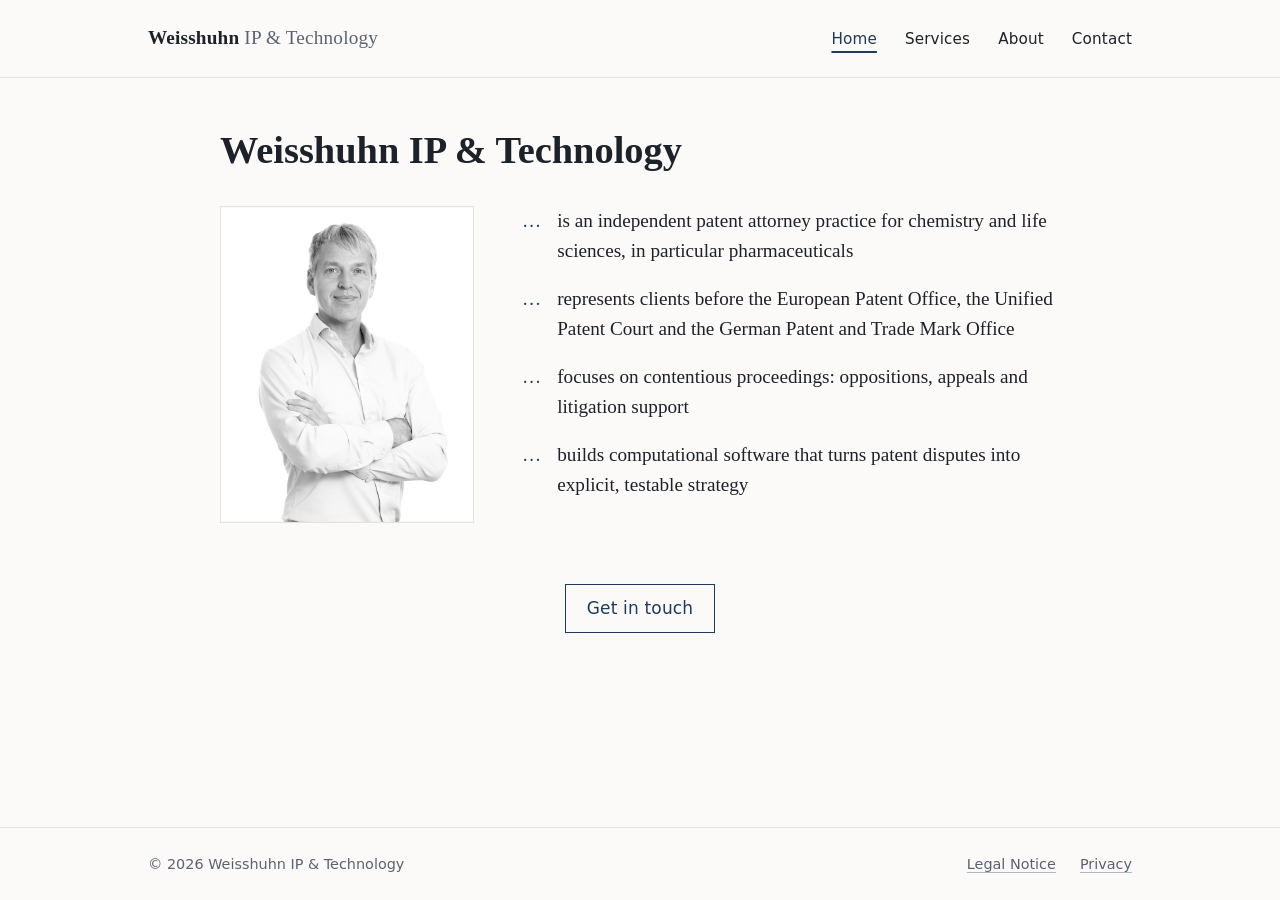
<file: index.html>
<!DOCTYPE html>
<html lang="en">
<head>
  <meta charset="utf-8">
  <meta name="viewport" content="width=device-width, initial-scale=1">
  <meta name="color-scheme" content="light">
  <meta name="description" content="Independent patent attorney practice for chemistry, life sciences and pharmaceuticals. Oppositions, appeals and litigation support before the EPO, the UPC and the DPMA.">
  <title>Weisshuhn IP &amp; Technology</title>
  <link rel="icon" type="image/svg+xml" href="favicon.svg">
  <link rel="stylesheet" href="style.css">
</head>
<body>
  <a class="skip" href="#main">Skip to content</a>
  <header class="site">
    <div class="wrap">
      <a class="brand" href="index.html">Weisshuhn <span>IP &amp; Technology</span></a>
      <nav class="main" aria-label="Main">
        <ul>
          <li><a href="index.html" aria-current="page">Home</a></li>
          <li><a href="services.html">Services</a></li>
          <li><a href="about.html">About</a></li>
          <li><a href="contact.html">Contact</a></li>
        </ul>
      </nav>
    </div>
  </header>

  <main id="main" class="home">
    <h1>Weisshuhn IP &amp; Technology</h1>
    <div class="hero">
      <img class="hero-photo" src="philip-weisshuhn.jpg" alt="Dr. Philip Weisshuhn" width="800" height="1000">
      <div class="hero-text">
        <ul class="way">
          <li>is an independent patent attorney practice for chemistry and life sciences, in particular pharmaceuticals</li>
          <li>represents clients before the European Patent Office, the Unified Patent Court and the German Patent and Trade Mark Office</li>
          <li>focuses on contentious proceedings: oppositions, appeals and litigation support</li>
          <li>builds computational software that turns patent disputes into explicit, testable strategy</li>
        </ul>
      </div>
    </div>
    <p class="cta"><a href="contact.html">Get in touch</a></p>
  </main>

  <footer class="site">
    <div class="wrap">
      <p>&copy; 2026 Weisshuhn IP &amp; Technology</p>
      <nav aria-label="Legal">
        <a href="impressum.html">Legal Notice</a>
        <a href="privacy.html">Privacy</a>
      </nav>
    </div>
  </footer>
</body>
</html>
</file>
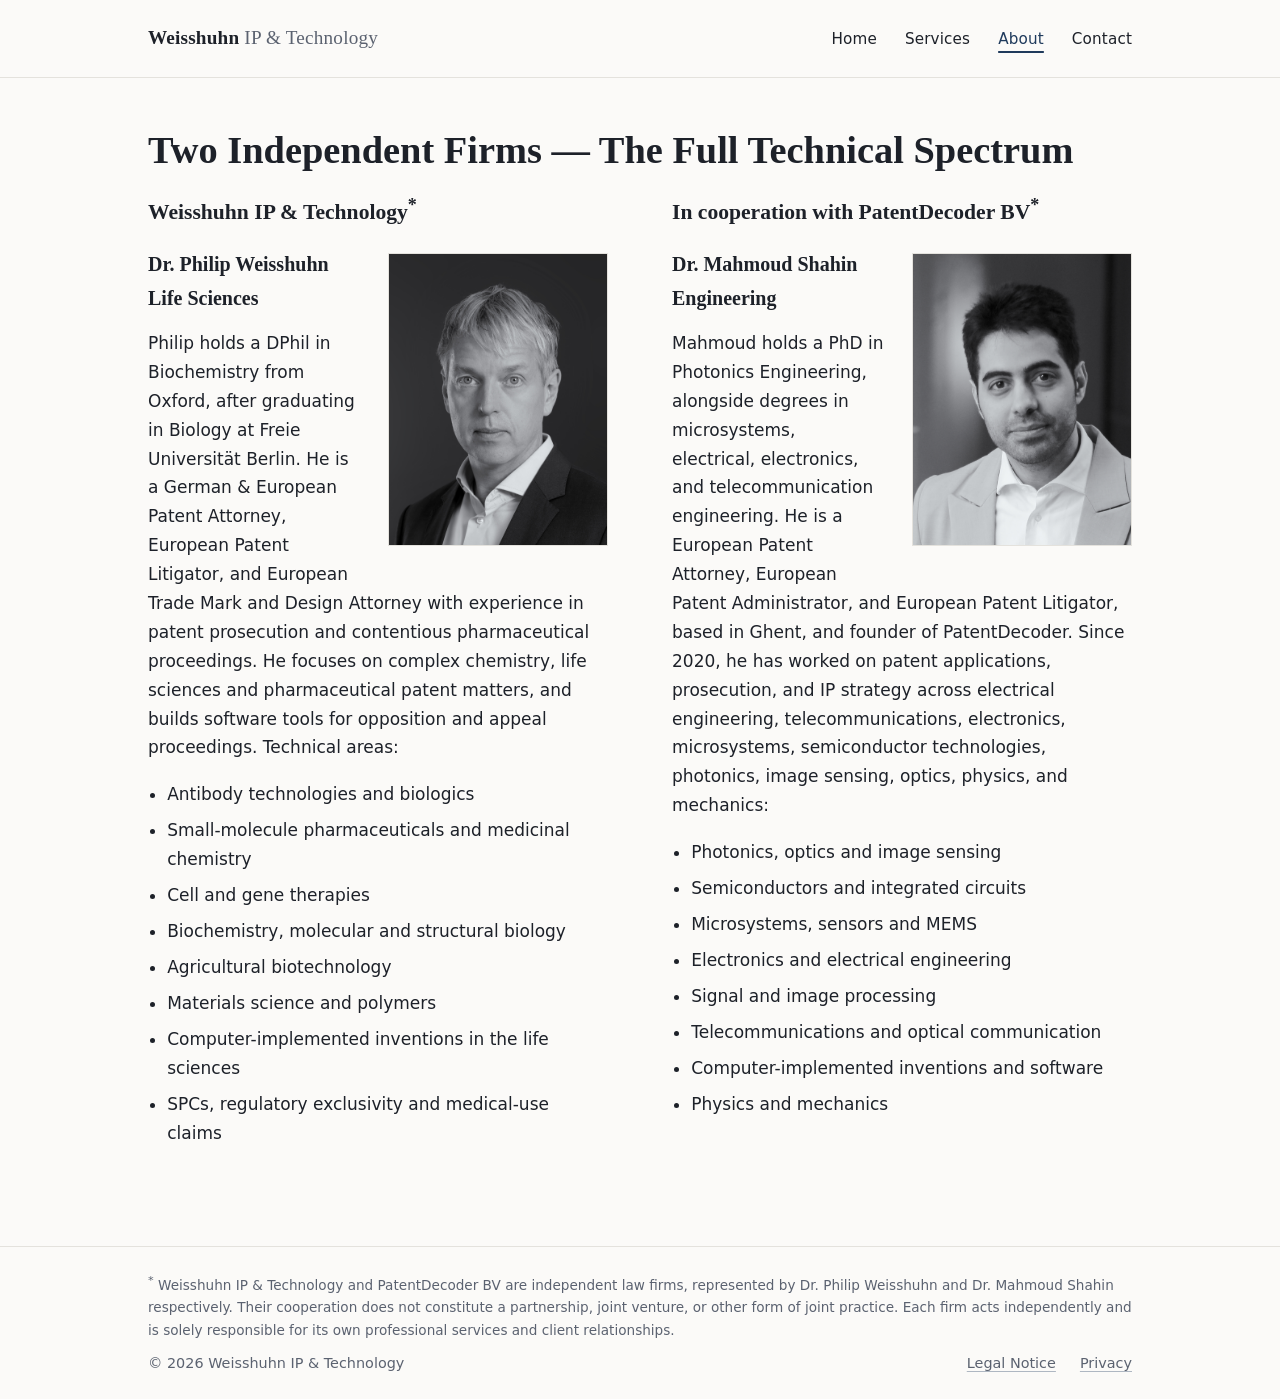
<file: about.html>
<!DOCTYPE html>
<html lang="en">
<head>
  <meta charset="utf-8">
  <meta name="viewport" content="width=device-width, initial-scale=1">
  <meta name="color-scheme" content="light">
  <meta name="description" content="Dr. Philip Weisshuhn, German and European Patent Attorney and UPC Representative, based in Vogt, Germany.">
  <title>About – Weisshuhn IP &amp; Technology</title>
  <link rel="icon" type="image/svg+xml" href="favicon.svg">
  <link rel="stylesheet" href="style.css">
</head>
<body>
  <a class="skip" href="#main">Skip to content</a>
  <header class="site">
    <div class="wrap">
      <a class="brand" href="index.html">Weisshuhn <span>IP &amp; Technology</span></a>
      <nav class="main" aria-label="Main">
        <ul>
          <li><a href="index.html">Home</a></li>
          <li><a href="services.html">Services</a></li>
          <li><a href="about.html" aria-current="page">About</a></li>
          <li><a href="contact.html">Contact</a></li>
        </ul>
      </nav>
    </div>
  </header>

  <main id="main" class="about">
    <h1>Two Independent Firms &mdash; The Full Technical Spectrum</h1>
    <div class="about-grid">

      <section class="about-self">
        <h2 class="section-firm">Weisshuhn IP &amp; Technology<sup>*</sup></h2>
        <img class="portrait" src="Seleniumstich.jpg" alt="Dr. Philip Weisshuhn" width="640" height="853">
        <p class="name">Dr. Philip Weisshuhn Life Sciences</p>
        <p>Philip holds a DPhil in Biochemistry from Oxford, after graduating in Biology at Freie Universität Berlin. He is a German &amp; European Patent Attorney, European Patent Litigator, and European Trade Mark and Design Attorney with experience in patent prosecution and contentious pharmaceutical proceedings. He focuses on complex chemistry, life sciences and pharmaceutical patent matters, and builds software tools for opposition and appeal proceedings. Technical areas:</p>

        <ul>
          <li>Antibody technologies and biologics</li>
          <li>Small-molecule pharmaceuticals and medicinal chemistry</li>
          <li>Cell and gene therapies</li>
          <li>Biochemistry, molecular and structural biology</li>
          <li>Agricultural biotechnology</li>
          <li>Materials science and polymers</li>
          <li>Computer-implemented inventions in the life sciences</li>
          <li>SPCs, regulatory exclusivity and medical-use claims</li>
        </ul>

      </section>

      <section class="about-coop">
        <h2 class="section-firm">In cooperation with PatentDecoder BV<sup>*</sup></h2>
        <img class="portrait" src="Mahprof.jpg" alt="Dr. Mahmoud Shahin" width="640" height="853">
        <p class="name">Dr. Mahmoud Shahin Engineering</p>
        <p>Mahmoud holds a PhD in Photonics Engineering, alongside degrees in microsystems, electrical, electronics, and telecommunication engineering. He is a European Patent Attorney, European Patent Administrator, and European Patent Litigator, based in Ghent, and founder of PatentDecoder. Since 2020, he has worked on patent applications, prosecution, and IP strategy across electrical engineering, telecommunications, electronics, microsystems, semiconductor technologies, photonics, image sensing, optics, physics, and mechanics:</p>

        <ul>
          <li>Photonics, optics and image sensing</li>
          <li>Semiconductors and integrated circuits</li>
          <li>Microsystems, sensors and MEMS</li>
          <li>Electronics and electrical engineering</li>
          <li>Signal and image processing</li>
          <li>Telecommunications and optical communication</li>
          <li>Computer-implemented inventions and software</li>
          <li>Physics and mechanics</li>
        </ul>

      </section>

    </div>
  </main>

  <footer class="site">
    <div class="wrap">
      <p class="coop-note"><sup>*</sup> Weisshuhn IP &amp; Technology and PatentDecoder BV are independent law firms, represented by Dr. Philip Weisshuhn and Dr. Mahmoud Shahin respectively. Their cooperation does not constitute a partnership, joint venture, or other form of joint practice. Each firm acts independently and is solely responsible for its own professional services and client relationships.</p>
      <p>&copy; 2026 Weisshuhn IP &amp; Technology</p>
      <nav aria-label="Legal">
        <a href="impressum.html">Legal Notice</a>
        <a href="privacy.html">Privacy</a>
      </nav>
    </div>
  </footer>
</body>
</html>
</file>
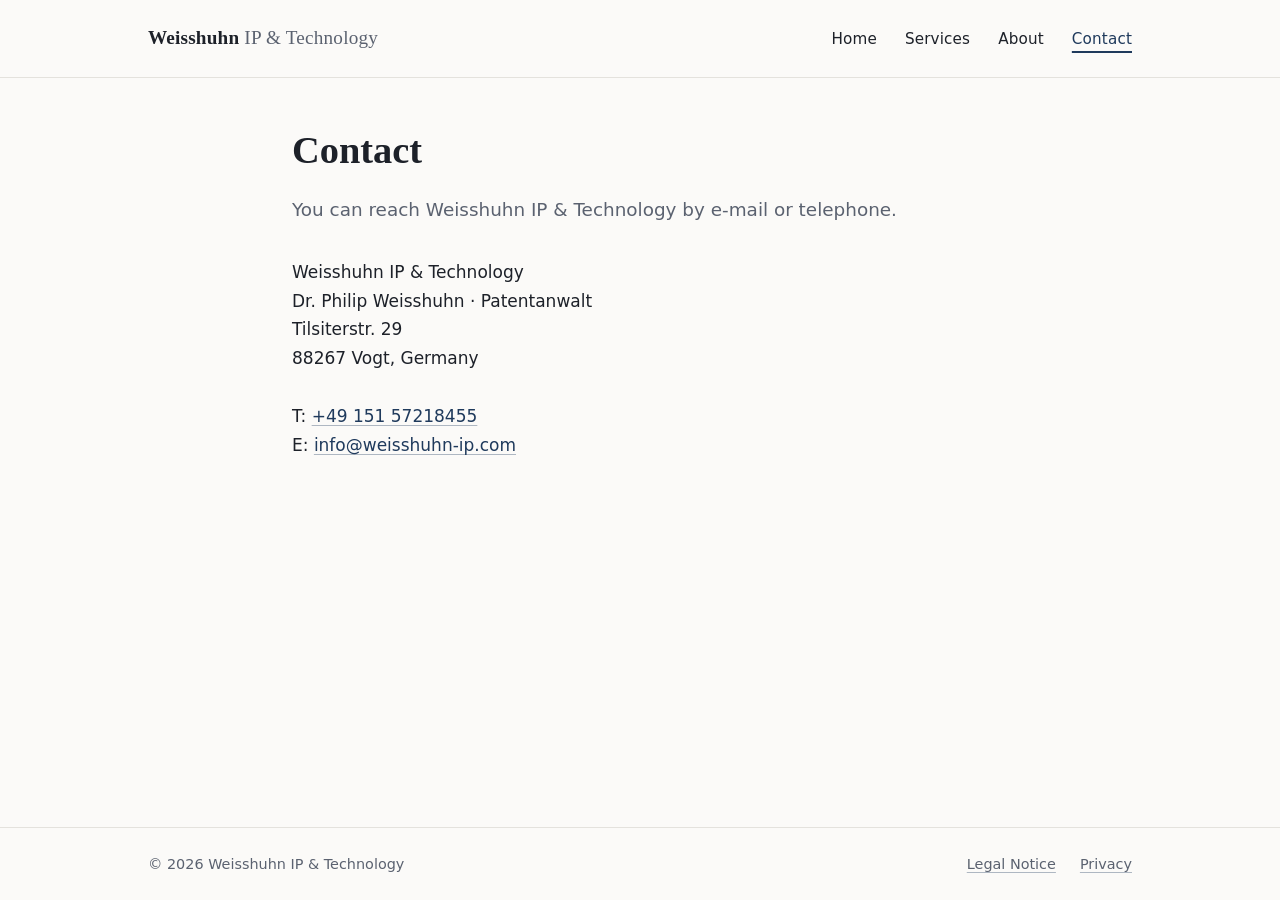
<file: contact.html>
<!DOCTYPE html>
<html lang="en">
<head>
  <meta charset="utf-8">
  <meta name="viewport" content="width=device-width, initial-scale=1">
  <meta name="color-scheme" content="light">
  <meta name="description" content="Contact Weisshuhn IP &amp; Technology, patent attorney practice in Vogt, Germany.">
  <title>Contact – Weisshuhn IP &amp; Technology</title>
  <link rel="icon" type="image/svg+xml" href="favicon.svg">
  <link rel="stylesheet" href="style.css">
</head>
<body>
  <a class="skip" href="#main">Skip to content</a>
  <header class="site">
    <div class="wrap">
      <a class="brand" href="index.html">Weisshuhn <span>IP &amp; Technology</span></a>
      <nav class="main" aria-label="Main">
        <ul>
          <li><a href="index.html">Home</a></li>
          <li><a href="services.html">Services</a></li>
          <li><a href="about.html">About</a></li>
          <li><a href="contact.html" aria-current="page">Contact</a></li>
        </ul>
      </nav>
    </div>
  </header>

  <main id="main">
    <h1>Contact</h1>
    <p class="lead">You can reach Weisshuhn IP &amp; Technology by e-mail or telephone.</p>

    <address>
      Weisshuhn IP &amp; Technology<br>
      Dr. Philip Weisshuhn &middot; Patentanwalt<br>
      Tilsiterstr. 29<br>
      88267 Vogt, Germany<br>
      <br>
      T: <a href="tel:+4915157218455">+49&nbsp;151&nbsp;57218455</a><br>
      E: <a href="mailto:info@weisshuhn-ip.com">info@weisshuhn-ip.com</a>
    </address>
  </main>

  <footer class="site">
    <div class="wrap">
      <p>&copy; 2026 Weisshuhn IP &amp; Technology</p>
      <nav aria-label="Legal">
        <a href="impressum.html">Legal Notice</a>
        <a href="privacy.html">Privacy</a>
      </nav>
    </div>
  </footer>
</body>
</html>
</file>
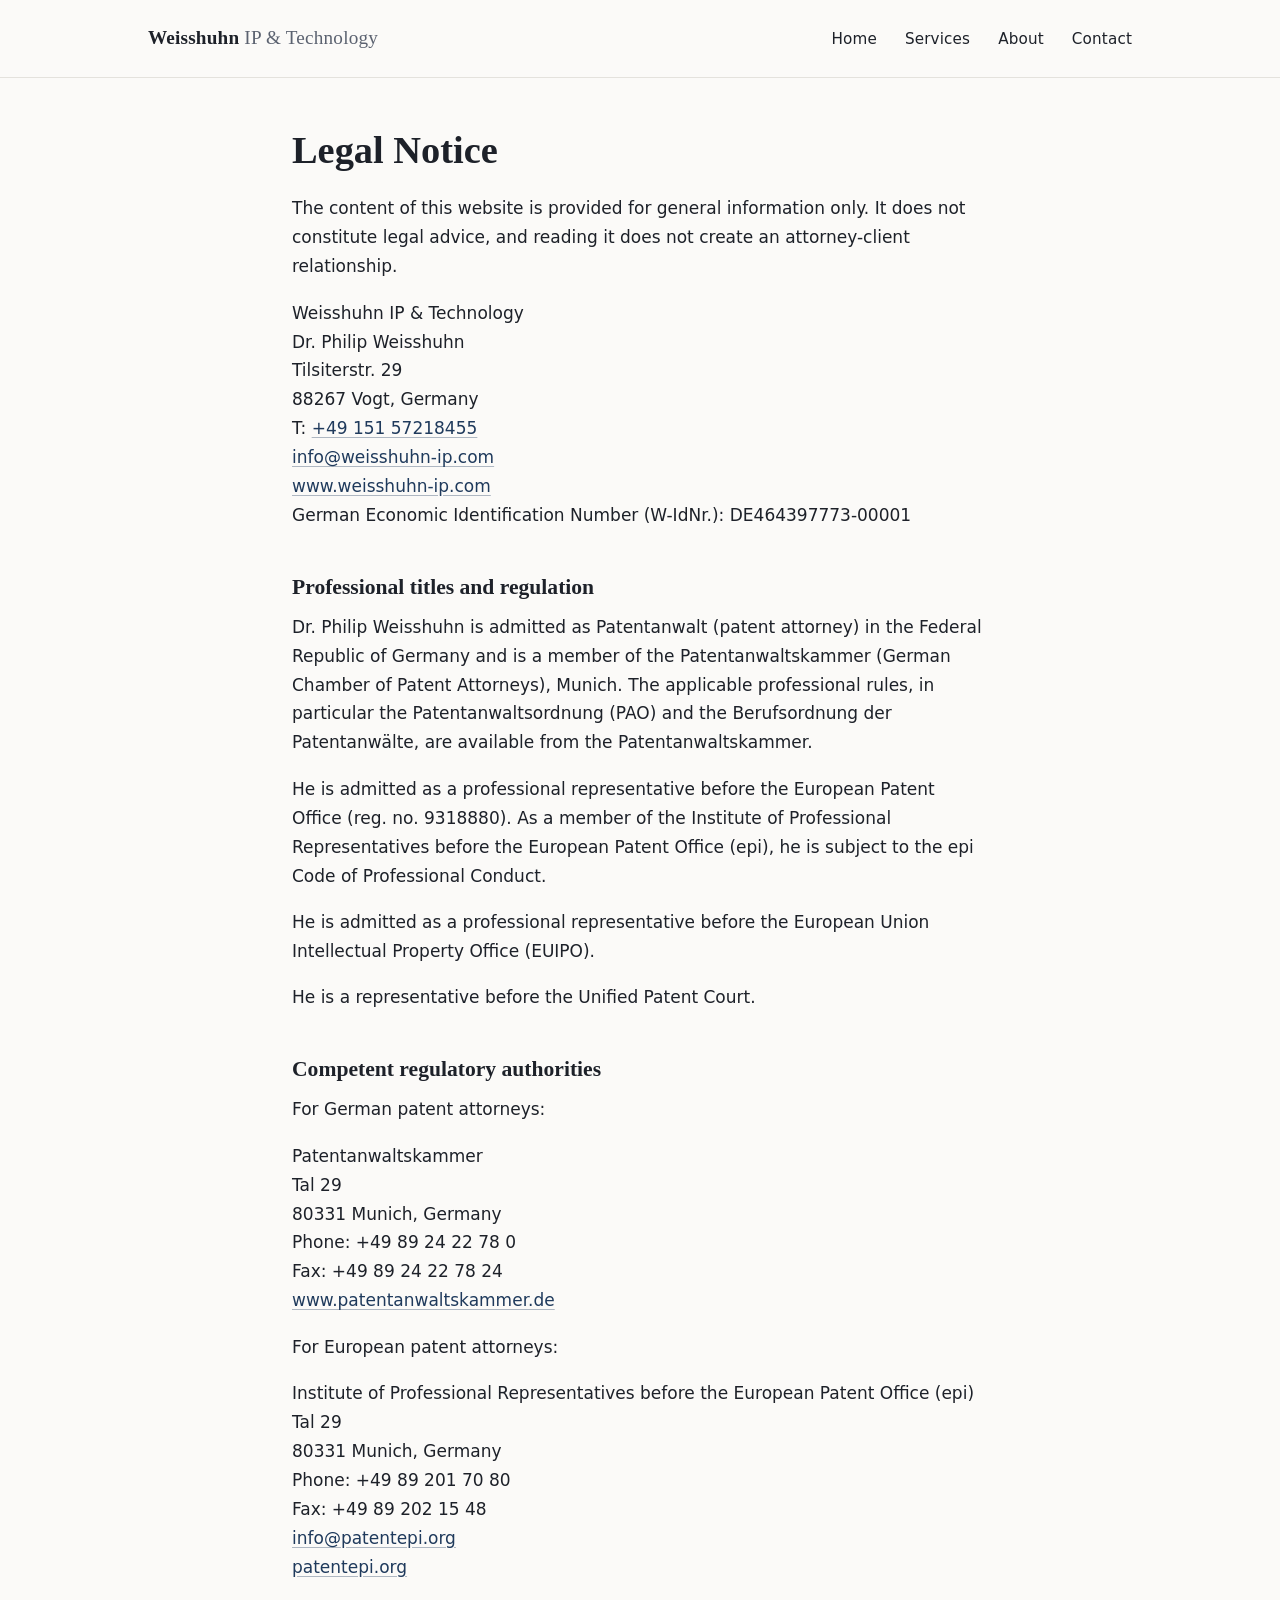
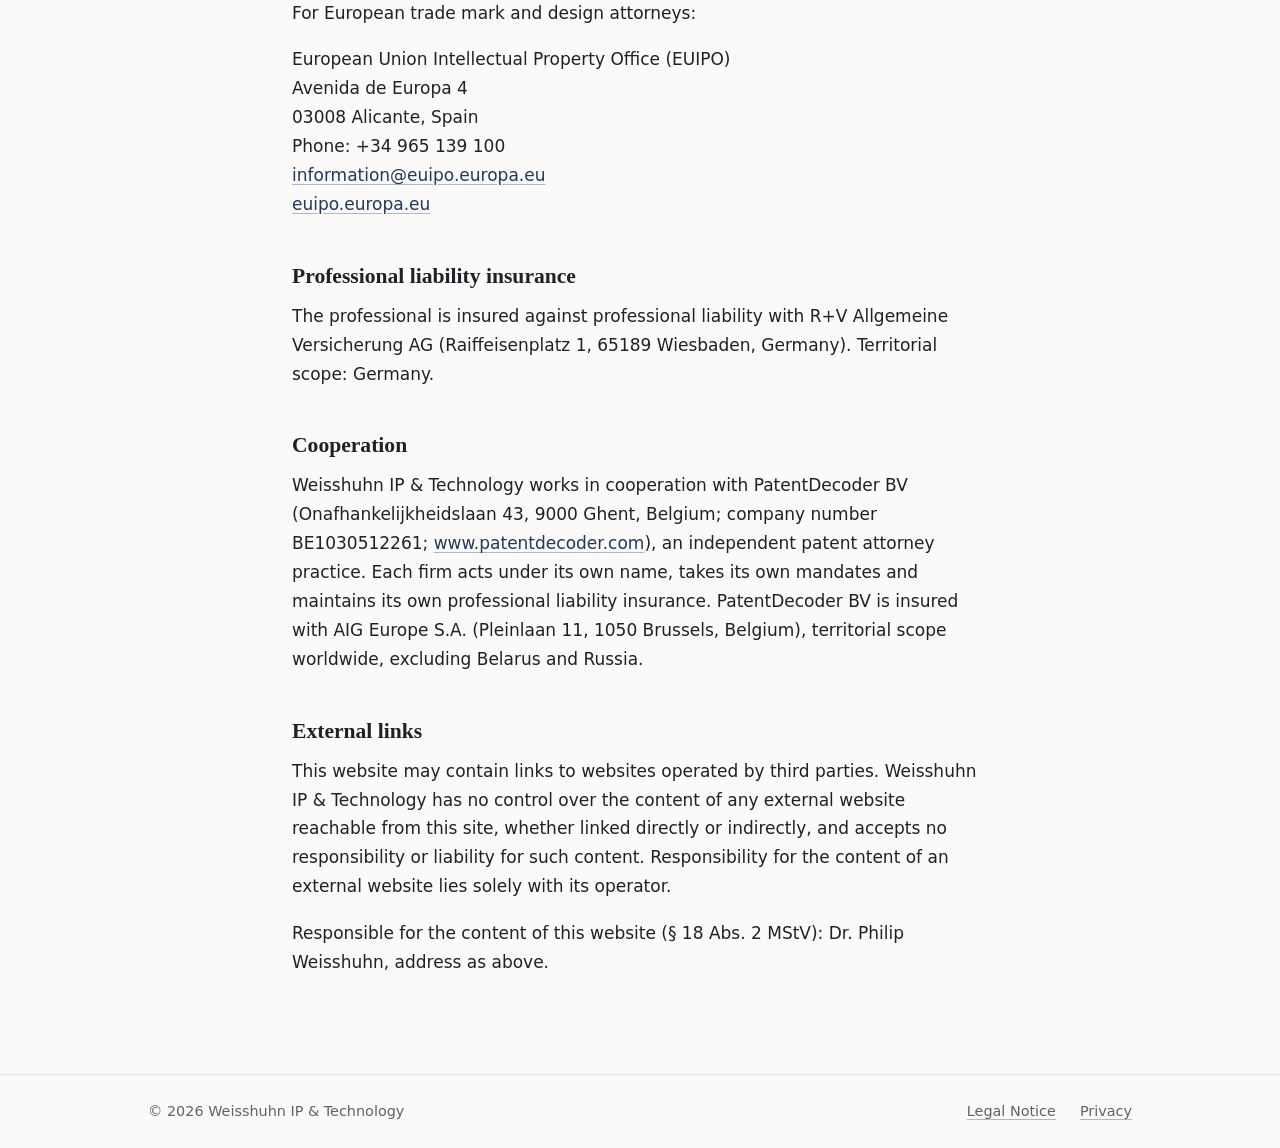
<file: impressum.html>
<!DOCTYPE html>
<html lang="en">
<head>
  <meta charset="utf-8">
  <meta name="viewport" content="width=device-width, initial-scale=1">
  <meta name="color-scheme" content="light">
  <meta name="description" content="Legal Notice of Weisshuhn IP &amp; Technology.">
  <title>Legal Notice – Weisshuhn IP &amp; Technology</title>
  <link rel="icon" type="image/svg+xml" href="favicon.svg">
  <link rel="stylesheet" href="style.css">
</head>
<body>
  <a class="skip" href="#main">Skip to content</a>
  <header class="site">
    <div class="wrap">
      <a class="brand" href="index.html">Weisshuhn <span>IP &amp; Technology</span></a>
      <nav class="main" aria-label="Main">
        <ul>
          <li><a href="index.html">Home</a></li>
          <li><a href="services.html">Services</a></li>
          <li><a href="about.html">About</a></li>
          <li><a href="contact.html">Contact</a></li>
        </ul>
      </nav>
    </div>
  </header>

  <main id="main">
    <h1>Legal Notice</h1>
    <p>The content of this website is provided for general information only. It does not constitute legal advice, and reading it does not create an attorney-client relationship.</p>

    <address>
      Weisshuhn IP &amp; Technology<br>
      Dr. Philip Weisshuhn<br>
      Tilsiterstr. 29<br>
      88267 Vogt, Germany<br>
      T: <a href="tel:+4915157218455">+49&nbsp;151&nbsp;57218455</a><br>
      <a href="mailto:info@weisshuhn-ip.com">info@weisshuhn-ip.com</a><br>
      <a href="https://www.weisshuhn-ip.com">www.weisshuhn-ip.com</a><br>
      German Economic Identification Number (W-IdNr.): DE464397773-00001
    </address>

    <h2>Professional titles and regulation</h2>
    <p>Dr. Philip Weisshuhn is admitted as Patentanwalt (patent attorney) in the Federal Republic of Germany and is a member of the Patentanwaltskammer (German Chamber of Patent Attorneys), Munich. The applicable professional rules, in particular the Patentanwaltsordnung (PAO) and the Berufsordnung der Patentanwälte, are available from the Patentanwaltskammer.</p>
    <p>He is admitted as a professional representative before the European Patent Office (reg. no. 9318880). As a member of the Institute of Professional Representatives before the European Patent Office (epi), he is subject to the epi Code of Professional Conduct.</p>
    <p>He is admitted as a professional representative before the European Union Intellectual Property Office (EUIPO).</p>
    <p>He is a representative before the Unified Patent Court.</p>

    <h2>Competent regulatory authorities</h2>
    <p>For German patent attorneys:</p>
    <address>
      Patentanwaltskammer<br>
      Tal 29<br>
      80331 Munich, Germany<br>
      Phone: +49 89 24 22 78 0<br>
      Fax: +49 89 24 22 78 24<br>
      <a href="http://www.patentanwaltskammer.de">www.patentanwaltskammer.de</a>
    </address>
    <p>For European patent attorneys:</p>
    <address>
      Institute of Professional Representatives before the European Patent Office (epi)<br>
      Tal 29<br>
      80331 Munich, Germany<br>
      Phone: +49 89 201 70 80<br>
      Fax: +49 89 202 15 48<br>
      <a href="mailto:info@patentepi.org">info@patentepi.org</a><br>
      <a href="https://patentepi.org">patentepi.org</a>
    </address>
    <p>For European trade mark and design attorneys:</p>
    <address>
      European Union Intellectual Property Office (EUIPO)<br>
      Avenida de Europa 4<br>
      03008 Alicante, Spain<br>
      Phone: +34 965 139 100<br>
      <a href="mailto:information@euipo.europa.eu">information@euipo.europa.eu</a><br>
      <a href="https://euipo.europa.eu">euipo.europa.eu</a>
    </address>

    <h2>Professional liability insurance</h2>
    <p>The professional is insured against professional liability with R+V Allgemeine Versicherung AG (Raiffeisenplatz 1, 65189 Wiesbaden, Germany). Territorial scope: Germany.</p>

    <h2>Cooperation</h2>
    <p>Weisshuhn IP &amp; Technology works in cooperation with PatentDecoder BV (Onafhankelijkheidslaan 43, 9000 Ghent, Belgium; company number BE1030512261; <a href="https://www.patentdecoder.com">www.patentdecoder.com</a>), an independent patent attorney practice. Each firm acts under its own name, takes its own mandates and maintains its own professional liability insurance. PatentDecoder BV is insured with AIG Europe S.A. (Pleinlaan 11, 1050 Brussels, Belgium), territorial scope worldwide, excluding Belarus and Russia.</p>

    <h2>External links</h2>
    <p>This website may contain links to websites operated by third parties. Weisshuhn IP &amp; Technology has no control over the content of any external website reachable from this site, whether linked directly or indirectly, and accepts no responsibility or liability for such content. Responsibility for the content of an external website lies solely with its operator.</p>

    <p>Responsible for the content of this website (§ 18 Abs. 2 MStV): Dr. Philip Weisshuhn, address as above.</p>
  </main>

  <footer class="site">
    <div class="wrap">
      <p>&copy; 2026 Weisshuhn IP &amp; Technology</p>
      <nav aria-label="Legal">
        <a href="impressum.html">Legal Notice</a>
        <a href="privacy.html">Privacy</a>
      </nav>
    </div>
  </footer>
</body>
</html>
</file>
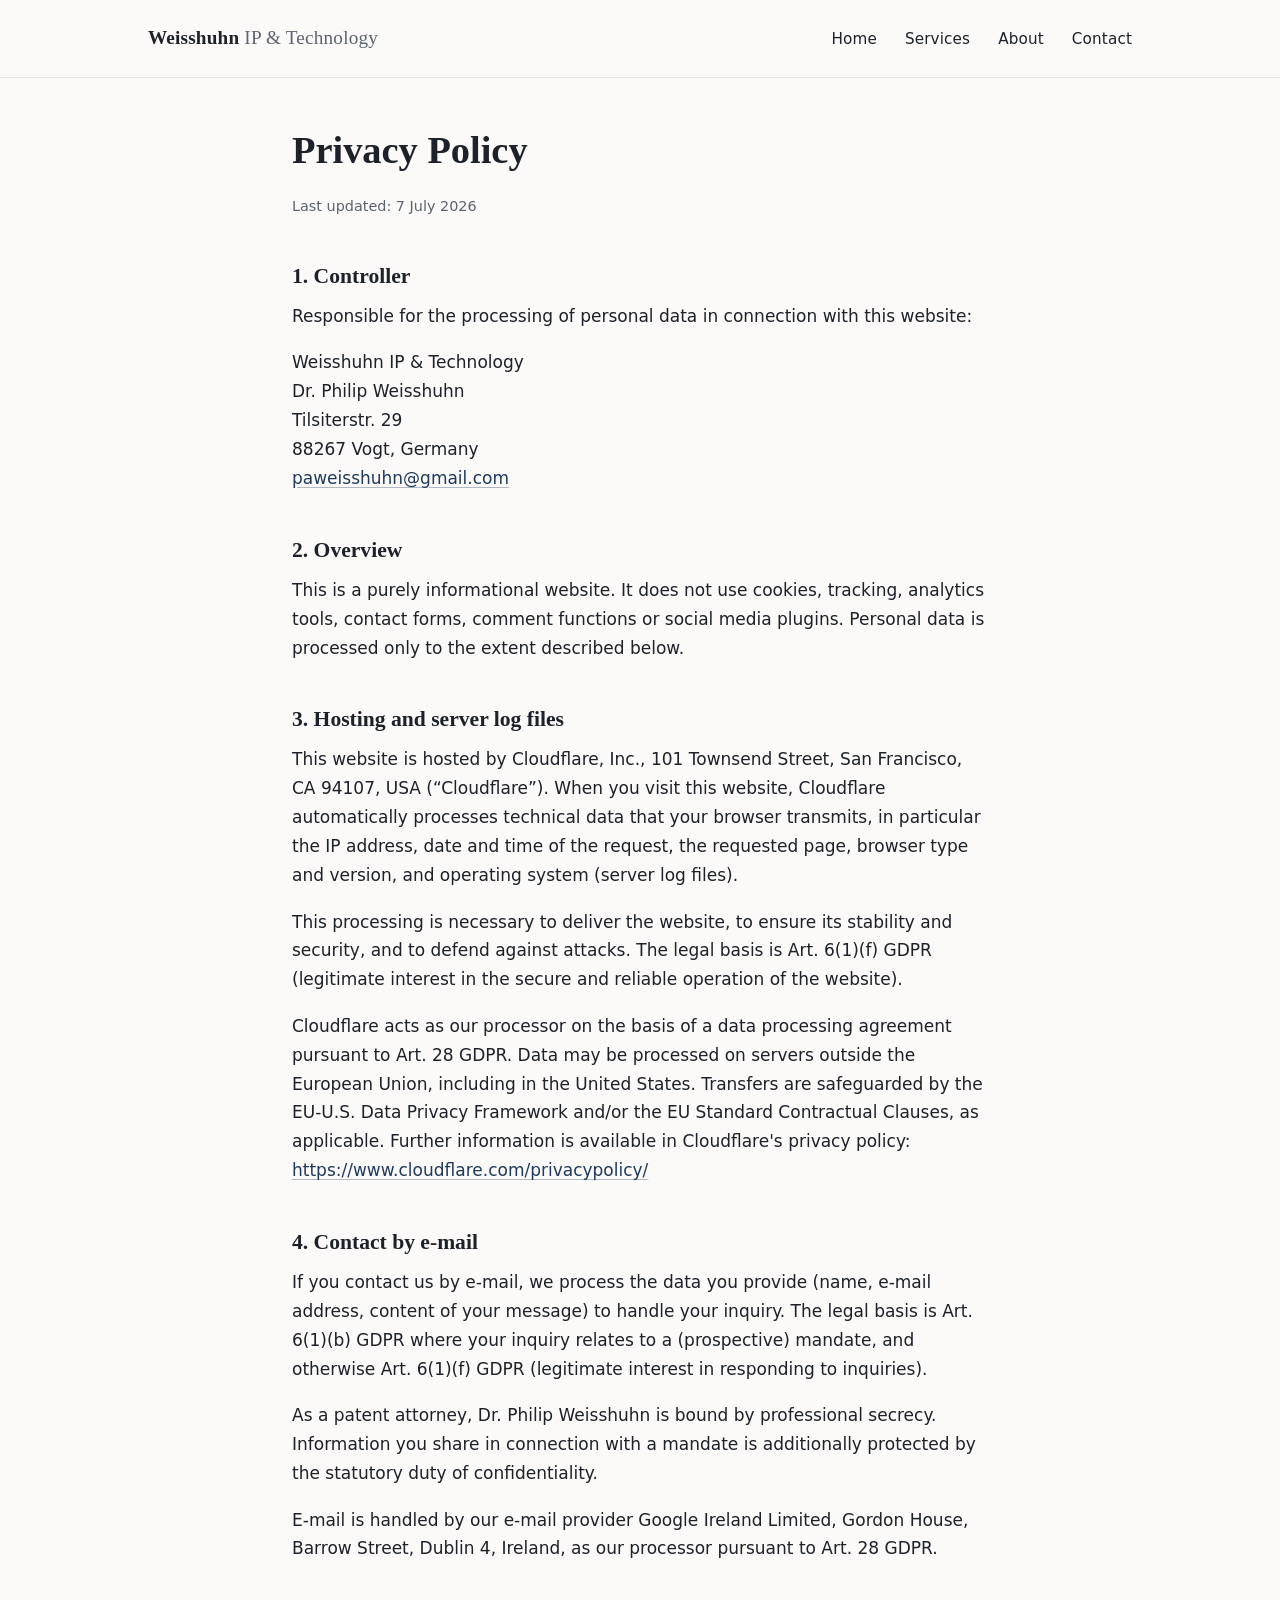
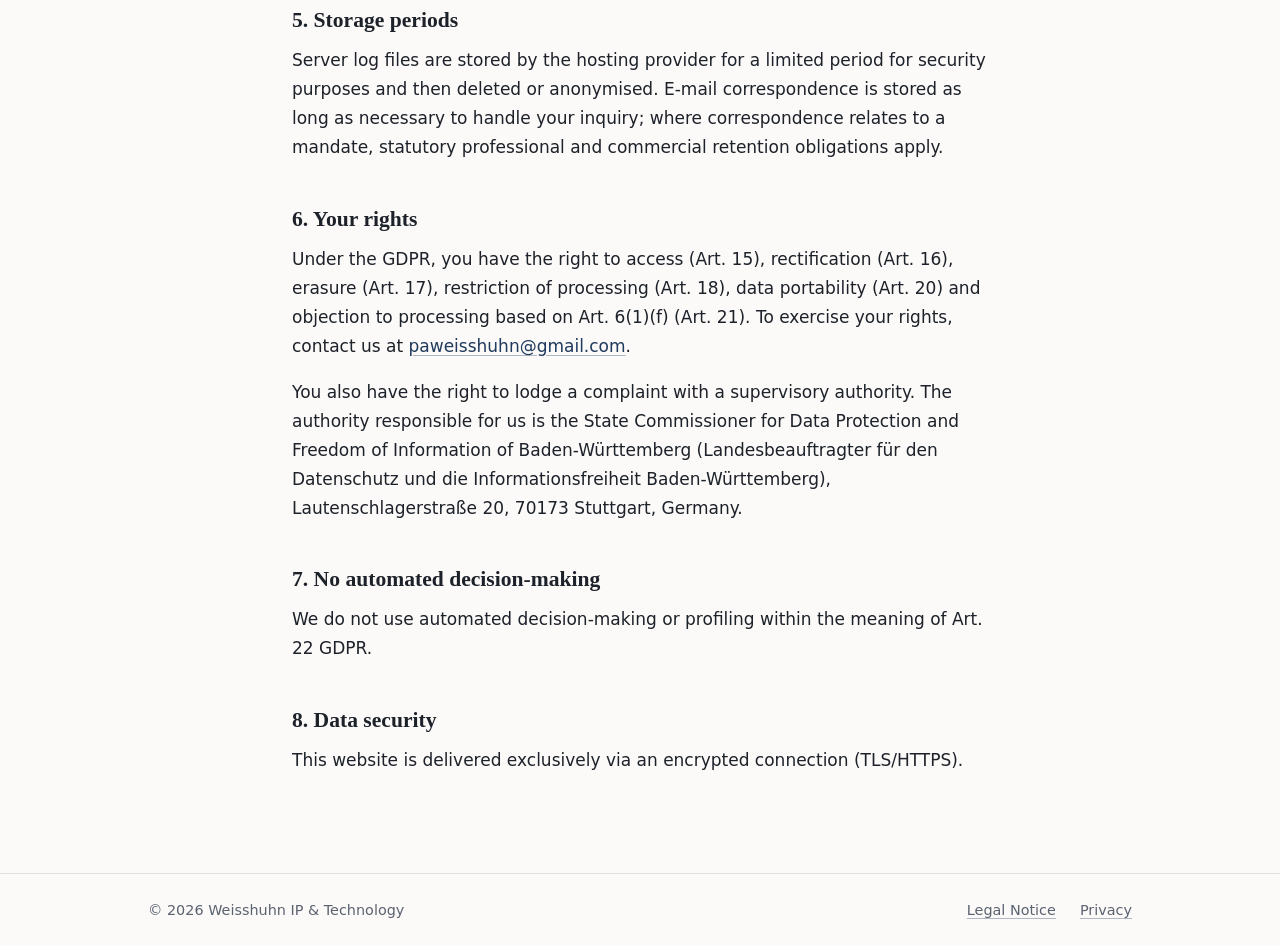
<file: privacy.html>
<!DOCTYPE html>
<html lang="en">
<head>
  <meta charset="utf-8">
  <meta name="viewport" content="width=device-width, initial-scale=1">
  <meta name="color-scheme" content="light">
  <meta name="description" content="Privacy policy of Weisshuhn IP &amp; Technology.">
  <title>Privacy Policy – Weisshuhn IP &amp; Technology</title>
  <link rel="icon" type="image/svg+xml" href="favicon.svg">
  <link rel="stylesheet" href="style.css">
</head>
<body>
  <a class="skip" href="#main">Skip to content</a>
  <header class="site">
    <div class="wrap">
      <a class="brand" href="index.html">Weisshuhn <span>IP &amp; Technology</span></a>
      <nav class="main" aria-label="Main">
        <ul>
          <li><a href="index.html">Home</a></li>
          <li><a href="services.html">Services</a></li>
          <li><a href="about.html">About</a></li>
          <li><a href="contact.html">Contact</a></li>
        </ul>
      </nav>
    </div>
  </header>

  <main id="main">
    <h1>Privacy Policy</h1>
    <p class="updated">Last updated: 7 July 2026</p>

    <h2>1. Controller</h2>
    <p>Responsible for the processing of personal data in connection with this website:</p>
    <address>
      Weisshuhn IP &amp; Technology<br>
      Dr. Philip Weisshuhn<br>
      Tilsiterstr. 29<br>
      88267 Vogt, Germany<br>
      <a href="mailto:paweisshuhn@gmail.com">paweisshuhn@gmail.com</a>
    </address>

    <h2>2. Overview</h2>
    <p>This is a purely informational website. It does not use cookies, tracking, analytics tools, contact forms, comment functions or social media plugins. Personal data is processed only to the extent described below.</p>

    <h2>3. Hosting and server log files</h2>
    <p>This website is hosted by Cloudflare, Inc., 101 Townsend Street, San Francisco, CA 94107, USA (&ldquo;Cloudflare&rdquo;). When you visit this website, Cloudflare automatically processes technical data that your browser transmits, in particular the IP address, date and time of the request, the requested page, browser type and version, and operating system (server log files).</p>
    <p>This processing is necessary to deliver the website, to ensure its stability and security, and to defend against attacks. The legal basis is Art. 6(1)(f) GDPR (legitimate interest in the secure and reliable operation of the website).</p>
    <p>Cloudflare acts as our processor on the basis of a data processing agreement pursuant to Art. 28 GDPR. Data may be processed on servers outside the European Union, including in the United States. Transfers are safeguarded by the EU-U.S. Data Privacy Framework and/or the EU Standard Contractual Clauses, as applicable. Further information is available in Cloudflare's privacy policy: <a href="https://www.cloudflare.com/privacypolicy/" rel="noopener">https://www.cloudflare.com/privacypolicy/</a></p>

    <h2>4. Contact by e-mail</h2>
    <p>If you contact us by e-mail, we process the data you provide (name, e-mail address, content of your message) to handle your inquiry. The legal basis is Art. 6(1)(b) GDPR where your inquiry relates to a (prospective) mandate, and otherwise Art. 6(1)(f) GDPR (legitimate interest in responding to inquiries).</p>
    <p>As a patent attorney, Dr. Philip Weisshuhn is bound by professional secrecy. Information you share in connection with a mandate is additionally protected by the statutory duty of confidentiality.</p>
    <p>E-mail is handled by our e-mail provider Google Ireland Limited, Gordon House, Barrow Street, Dublin 4, Ireland, as our processor pursuant to Art. 28 GDPR.</p>

    <h2>5. Storage periods</h2>
    <p>Server log files are stored by the hosting provider for a limited period for security purposes and then deleted or anonymised. E-mail correspondence is stored as long as necessary to handle your inquiry; where correspondence relates to a mandate, statutory professional and commercial retention obligations apply.</p>

    <h2>6. Your rights</h2>
    <p>Under the GDPR, you have the right to access (Art. 15), rectification (Art. 16), erasure (Art. 17), restriction of processing (Art. 18), data portability (Art. 20) and objection to processing based on Art. 6(1)(f) (Art. 21). To exercise your rights, contact us at <a href="mailto:paweisshuhn@gmail.com">paweisshuhn@gmail.com</a>.</p>
    <p>You also have the right to lodge a complaint with a supervisory authority. The authority responsible for us is the State Commissioner for Data Protection and Freedom of Information of Baden-Württemberg (Landesbeauftragter für den Datenschutz und die Informationsfreiheit Baden-Württemberg), Lautenschlagerstraße 20, 70173 Stuttgart, Germany.</p>

    <h2>7. No automated decision-making</h2>
    <p>We do not use automated decision-making or profiling within the meaning of Art. 22 GDPR.</p>

    <h2>8. Data security</h2>
    <p>This website is delivered exclusively via an encrypted connection (TLS/HTTPS).</p>
  </main>

  <footer class="site">
    <div class="wrap">
      <p>&copy; 2026 Weisshuhn IP &amp; Technology</p>
      <nav aria-label="Legal">
        <a href="impressum.html">Legal Notice</a>
        <a href="privacy.html">Privacy</a>
      </nav>
    </div>
  </footer>
</body>
</html>
</file>
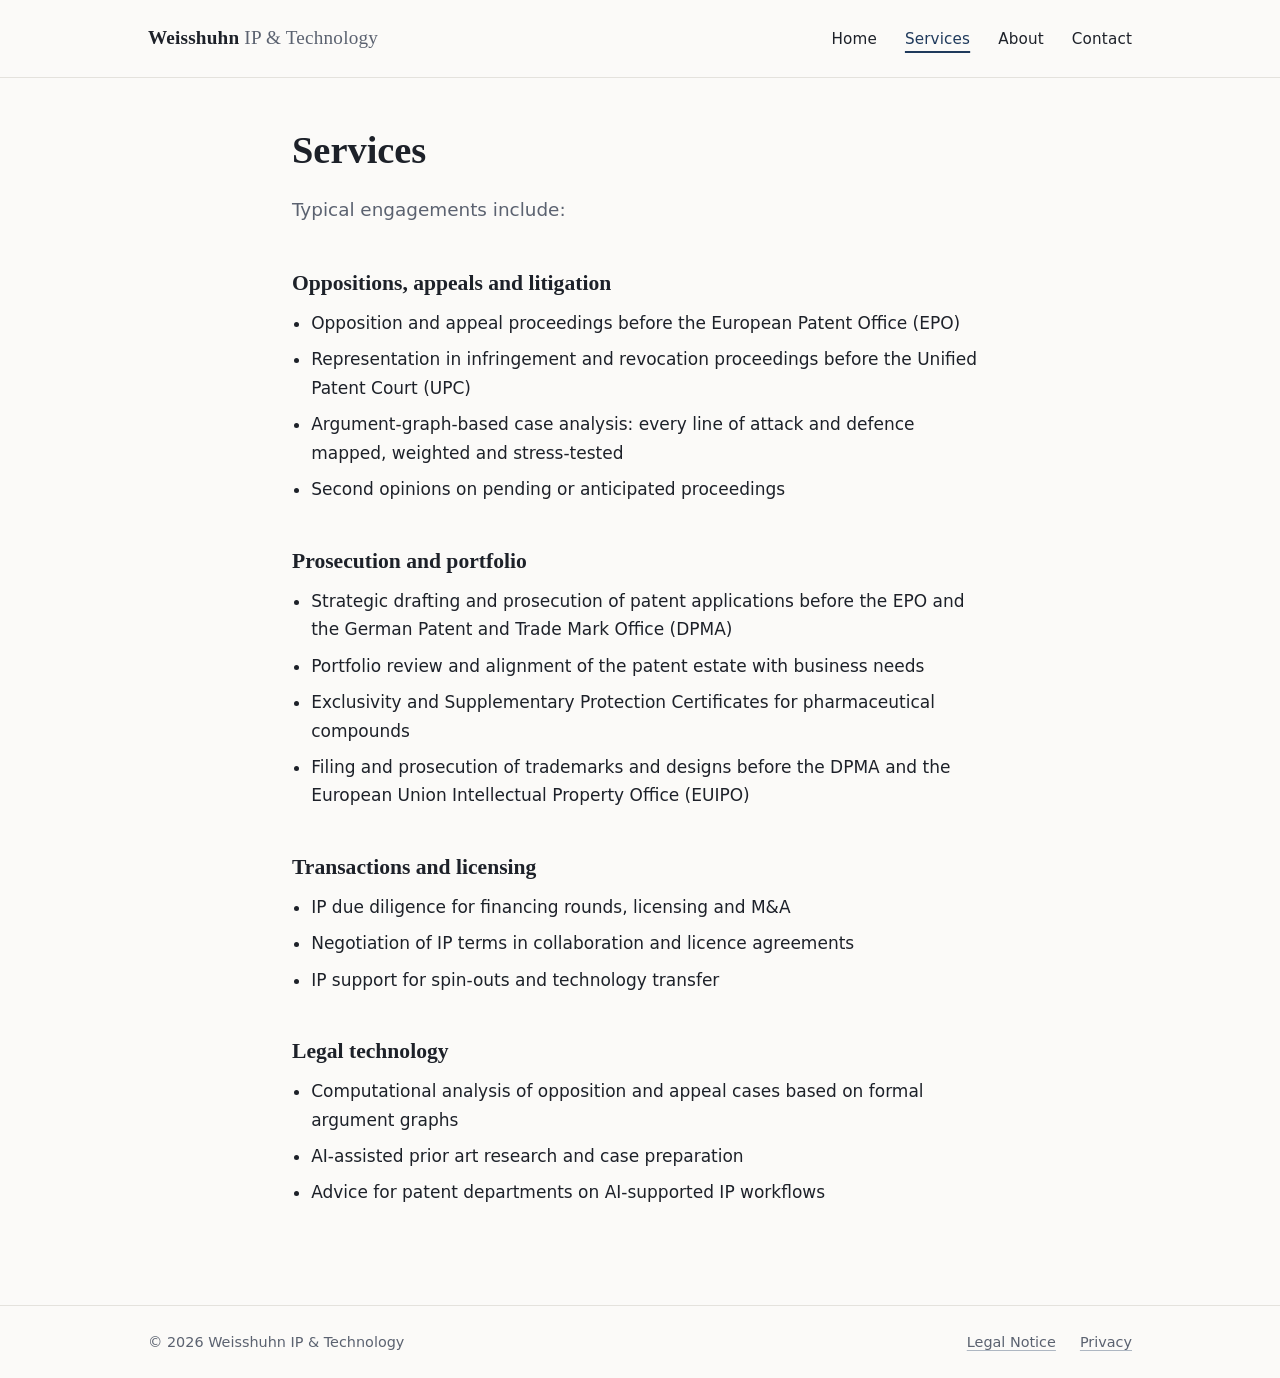
<file: services.html>
<!DOCTYPE html>
<html lang="en">
<head>
  <meta charset="utf-8">
  <meta name="viewport" content="width=device-width, initial-scale=1">
  <meta name="color-scheme" content="light">
  <meta name="description" content="Oppositions, appeals and litigation, prosecution and portfolio, transactions and licensing, and legal technology for patents in life sciences and pharma.">
  <title>Services – Weisshuhn IP &amp; Technology</title>
  <link rel="icon" type="image/svg+xml" href="favicon.svg">
  <link rel="stylesheet" href="style.css">
</head>
<body>
  <a class="skip" href="#main">Skip to content</a>
  <header class="site">
    <div class="wrap">
      <a class="brand" href="index.html">Weisshuhn <span>IP &amp; Technology</span></a>
      <nav class="main" aria-label="Main">
        <ul>
          <li><a href="index.html">Home</a></li>
          <li><a href="services.html" aria-current="page">Services</a></li>
          <li><a href="about.html">About</a></li>
          <li><a href="contact.html">Contact</a></li>
        </ul>
      </nav>
    </div>
  </header>

  <main id="main">
    <h1>Services</h1>
    <p class="lead">Typical engagements include:</p>

    <h2>Oppositions, appeals and litigation</h2>
    <ul>
      <li>Opposition and appeal proceedings before the European Patent Office (EPO)</li>
      <li>Representation in infringement and revocation proceedings before the Unified Patent Court (UPC)</li>
      <li>Argument-graph-based case analysis: every line of attack and defence mapped, weighted and stress-tested</li>
      <li>Second opinions on pending or anticipated proceedings</li>
    </ul>

    <h2>Prosecution and portfolio</h2>
    <ul>
      <li>Strategic drafting and prosecution of patent applications before the EPO and the German Patent and Trade Mark Office (DPMA)</li>
      <li>Portfolio review and alignment of the patent estate with business needs</li>
      <li>Exclusivity and Supplementary Protection Certificates for pharmaceutical compounds</li>
      <li>Filing and prosecution of trademarks and designs before the DPMA and the European Union Intellectual Property Office (EUIPO)</li>
    </ul>

    <h2>Transactions and licensing</h2>
    <ul>
      <li>IP due diligence for financing rounds, licensing and M&amp;A</li>
      <li>Negotiation of IP terms in collaboration and licence agreements</li>
      <li>IP support for spin-outs and technology transfer</li>
    </ul>

    <h2>Legal technology</h2>
    <ul>
      <li>Computational analysis of opposition and appeal cases based on formal argument graphs</li>
      <li>AI-assisted prior art research and case preparation</li>
      <li>Advice for patent departments on AI-supported IP workflows</li>
    </ul>
  </main>

  <footer class="site">
    <div class="wrap">
      <p>&copy; 2026 Weisshuhn IP &amp; Technology</p>
      <nav aria-label="Legal">
        <a href="impressum.html">Legal Notice</a>
        <a href="privacy.html">Privacy</a>
      </nav>
    </div>
  </footer>
</body>
</html>
</file>
<file: style.css>
/* Weisshuhn IP & Technology — site stylesheet */

:root {
  --ink: #1d2129;
  --muted: #5b6270;
  --accent: #1f3a5c;
  --accent-dark: #16293f;
  --rule: #e4e2dd;
  --bg: #fbfaf8;
  --serif: "Iowan Old Style", "Palatino Linotype", Palatino, "Book Antiqua", Georgia, serif;
  --sans: system-ui, -apple-system, "Segoe UI", Roboto, "Helvetica Neue", Arial, sans-serif;
}

* {
  box-sizing: border-box;
}

html {
  height: 100%;
}

body {
  margin: 0;
  min-height: 100%;
  display: flex;
  flex-direction: column;
  background: var(--bg);
  color: var(--ink);
  font-family: var(--sans);
  font-size: 1.0625rem;
  line-height: 1.7;
  -webkit-font-smoothing: antialiased;
}

/* Layout ------------------------------------------------------------ */

.wrap {
  width: 100%;
  max-width: 64rem;
  margin-inline: auto;
  padding-inline: 1.25rem;
}

main {
  flex: 1;
  width: 100%;
  max-width: 46rem;
  margin-inline: auto;
  padding: 3rem 1.25rem 5rem;
}

/* Header ------------------------------------------------------------ */

.skip {
  position: absolute;
  left: -999px;
  top: 0;
  background: var(--accent);
  color: #fff;
  padding: 0.5rem 1rem;
}

.skip:focus {
  left: 0;
  z-index: 10;
}

header.site {
  border-bottom: 1px solid var(--rule);
  background: var(--bg);
}

header.site .wrap {
  display: flex;
  flex-wrap: wrap;
  align-items: baseline;
  justify-content: space-between;
  gap: 0.5rem 2rem;
  padding-block: 1.4rem;
}

.brand {
  font-family: var(--serif);
  font-size: 1.2rem;
  font-weight: 600;
  color: var(--ink);
  text-decoration: none;
  letter-spacing: 0.01em;
  white-space: nowrap;
}

.brand span {
  font-weight: 400;
  color: var(--muted);
}

nav.main ul {
  list-style: none;
  display: flex;
  flex-wrap: wrap;
  gap: 0.25rem 1.75rem;
  margin: 0;
  padding: 0;
}

nav.main a {
  color: var(--ink);
  text-decoration: none;
  font-size: 0.95rem;
  letter-spacing: 0.01em;
}

nav.main a:hover {
  color: var(--accent);
}

nav.main a[aria-current="page"] {
  color: var(--accent);
  text-decoration: underline;
  text-underline-offset: 0.45em;
  text-decoration-thickness: 1.5px;
}

/* Typography --------------------------------------------------------- */

h1, h2, h3 {
  font-family: var(--serif);
  font-weight: 600;
  line-height: 1.25;
  color: var(--ink);
}

h1 {
  font-size: clamp(1.8rem, 4.5vw, 2.4rem);
  margin: 0 0 1.25rem;
}

h2 {
  font-size: 1.35rem;
  margin: 2.75rem 0 0.75rem;
}

h3 {
  font-size: 1.1rem;
  margin: 2rem 0 0.5rem;
}

p {
  margin: 0 0 1.1rem;
}

ul {
  margin: 0 0 1.1rem;
  padding-left: 1.2rem;
}

main li + li {
  margin-top: 0.45rem;
}

a {
  color: var(--accent);
  text-decoration-color: rgba(31, 58, 92, 0.35);
  text-underline-offset: 0.2em;
}

a:hover {
  color: var(--accent-dark);
  text-decoration-color: currentColor;
}

address {
  font-style: normal;
  margin: 0 0 1.1rem;
}

.lead {
  font-size: 1.15rem;
  color: var(--muted);
  margin-bottom: 2rem;
}

.name {
  font-family: var(--serif);
  font-size: 1.25rem;
  font-weight: 600;
  margin-bottom: 0.9rem;
}

.name-sub {
  font-size: 1rem;
  color: var(--muted);
  margin: -0.6rem 0 0.9rem;
}

.updated {
  font-size: 0.9rem;
  color: var(--muted);
}

/* Highlight for bracketed placeholders — remove the .placeholder class
   (or this rule) once the real details are filled in. */
.placeholder {
  background: #fdf3d2;
  border-radius: 2px;
  padding: 0 0.15em;
}

.portrait {
  float: right;
  width: min(240px, 42%);
  height: auto;
  margin: 0.4rem 0 1rem 1.75rem;
  border: 1px solid var(--rule);
}

/* About ------------------------------------------------------------- */

main.about {
  max-width: 64rem;
}

.about-grid {
  display: grid;
  grid-template-columns: 1.2fr 1.2fr;
  gap: 0 4rem;
  align-items: start;
}

.about-grid .portrait {
  width: 220px;
}

.section-firm {  margin: 0 0 1.25rem;
}

.coop-sub {
  color: var(--muted);
  font-style: italic;
  margin-bottom: 1.5rem;
}

.coop-note {
  font-size: 0.85rem;
  color: var(--muted);
  width: 100%;
  margin: 0 0 0.75rem;
}

/* Home -------------------------------------------------------------- */

main.home {
  max-width: 55rem;
}

.hero {
  padding-top: 0.75rem;
  display: flex;
  align-items: flex-start;
  gap: 3rem;
}

.hero-text {
  flex: 1;
  min-width: 0;
}

.hero-photo {
  flex: 0 0 auto;
  width: min(254px, 38%);
  min-width: 0;
  height: auto;
  border: 1px solid var(--rule);
}

ul.way {
  list-style: none;
  padding: 0;
  margin: 0 0 2.5rem;
}

ul.way li {
  font-family: var(--serif);
  font-size: 1.2rem;
  line-height: 1.55;
  padding-left: 2.2rem;
  position: relative;
}

ul.way li + li {
  margin-top: 1.15rem;
}

ul.way li::before {
  content: "\2026";
  position: absolute;
  left: 0;
  color: var(--accent);
}

.cta {
  margin-top: 2.75rem;
  text-align: center;
}

.cta a {
  display: inline-block;
  border: 1px solid var(--accent);
  color: var(--accent);
  text-decoration: none;
  padding: 0.55em 1.2em;
  letter-spacing: 0.01em;
}

.cta a:hover {
  background: var(--accent);
  color: #fff;
}

/* Footer ------------------------------------------------------------- */

footer.site {
  border-top: 1px solid var(--rule);
  font-size: 0.9rem;
  color: var(--muted);
}

footer.site .wrap {
  display: flex;
  flex-wrap: wrap;
  justify-content: space-between;
  gap: 0.5rem 2rem;
  padding-block: 1.5rem;
}

footer.site p {
  margin: 0;
}

footer.site nav {
  display: flex;
  gap: 1.5rem;
}

footer.site a {
  color: var(--muted);
}

footer.site a:hover {
  color: var(--accent);
}

/* Small screens ------------------------------------------------------ */

@media (max-width: 900px) {
  .about-grid {
    grid-template-columns: 1fr;
  }

  .about-coop {
    border-left: none;
    border-top: 1px solid var(--rule);
    padding-left: 0;
    padding-top: 2rem;
    margin-top: 2rem;
  }
}

@media (max-width: 640px) {
  header.site .wrap {
    flex-direction: column;
    align-items: flex-start;
    padding-block: 1.1rem;
  }

  nav.main ul {
    gap: 0.25rem 1.25rem;
  }

  main {
    padding-top: 2.25rem;
  }

  ul.way li {
    font-size: 1.1rem;
    padding-left: 1.8rem;
  }

  .portrait {
    float: none;
    width: min(220px, 60%);
    margin: 0.25rem 0 1.5rem;
  }

  .hero {
    flex-direction: column;
    gap: 0;
  }

  .hero-photo {
    position: static;
    width: min(220px, 60%);
    height: auto;
    margin-top: 2rem;
    order: 1;
  }
}
</file>
